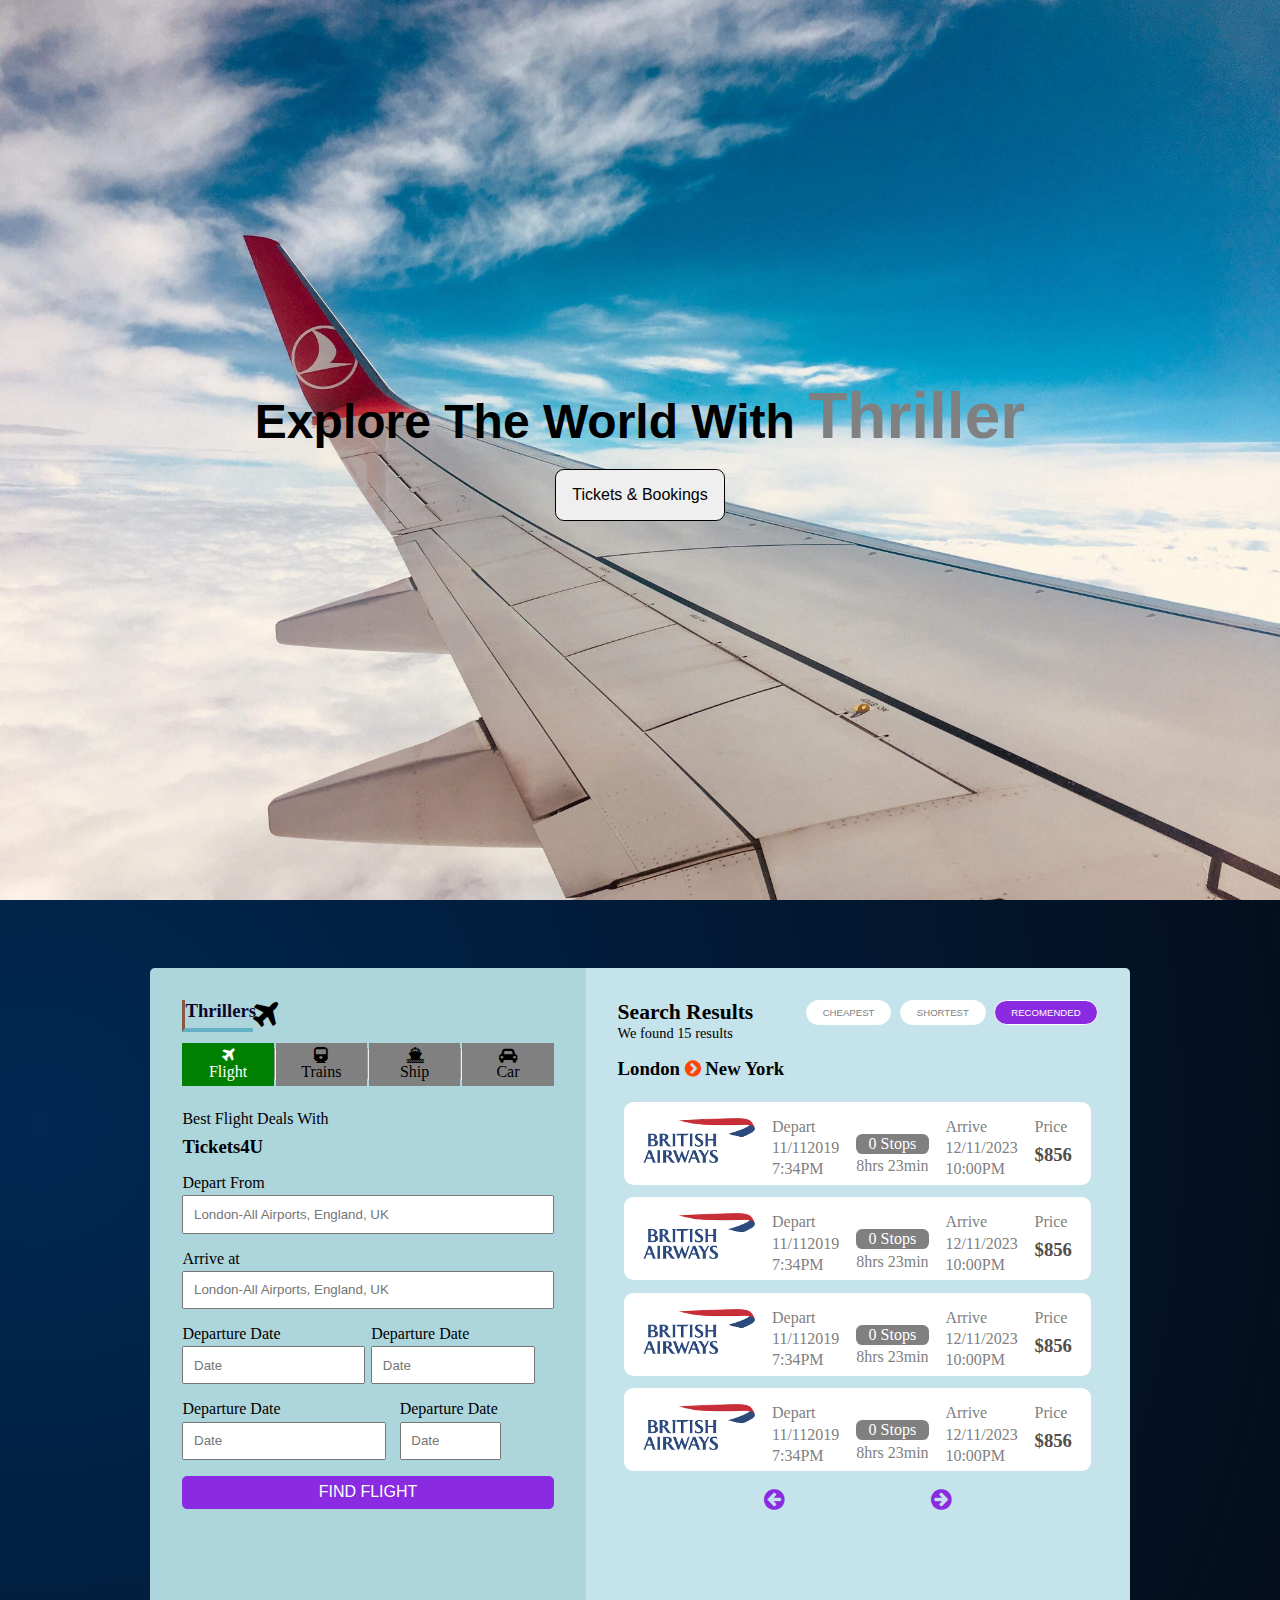
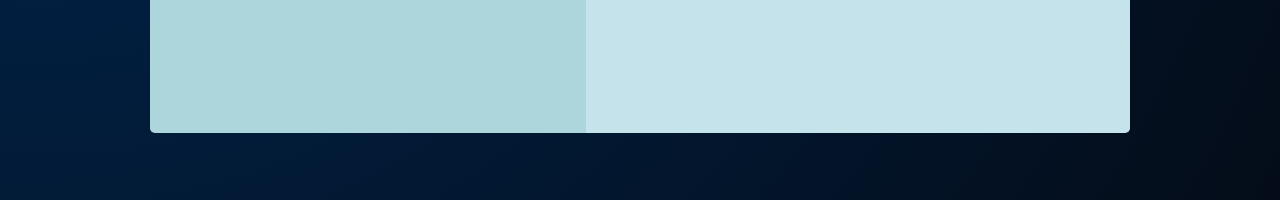
<file: index.html>
<!DOCTYPE html>
<html lang="en">
<head>
    <meta charset="UTF-8">
    <meta http-equiv="X-UA-Compatible" content="IE=edge">
    <meta name="viewport" content="width=device-width, initial-scale=1.0">
    <title>Document</title>
    <link rel="stylesheet" href="thrillers.css">
    <link rel="stylesheet" href="https://stackpath.bootstrapcdn.com/font-awesome/4.7.0/css/font-awesome.min.css">
    <link rel="stylesheet" href= 
"https://cdnjs.cloudflare.com/ajax/libs/font-awesome/4.7.0/css/font-awesome.min.css"> 
</head>
<body>
    
    <div class="container">
        <div class="sub-conatiner">
            <div class="first-page">
                <h2>Explore The World With <span class="text-effect">Thrillers Travels</span></h2>
                <button><p>Tickets & Bookings</p></button>
            </div>
        </div>
    </div>

    <div class="main-page">
        <div class="sub-main">
            <div class="left">
                <div class="logo">
                    <h3>Thrillers</h3>
                    <i class="fa fa-plane" aria-hidden="true"></i>
                </div>
                <nav id="nav-ul">
                        <li class="nav-li active">
                            <i class="fa fa-plane" aria-hidden="true"></i>
                            <a href="#flight" class="link" data-filter="first-best">Flight</a>
                        </li>
                        <hr>
                        <li class="nav-li">
                            <i class="fa fa-train" aria-hidden="true"></i>
                            <a href="#trains" class="link" data-filter="second-best">Trains</a>
                        </li>
                        <hr>
                        <li class="nav-li">
                            <i class="fa fa-ship" aria-hidden="true"></i>
                            <a href="#ship" class="link" data-filter="third-best">Ship</a>
                        </li>
                        <hr>
                        <li class="nav-li">
                            <i class="fa fa-car" aria-hidden="true"></i>
                            <a href="#car" class="link" data-filter="fourth-best" >Car</a>
                        </li>
                    
                </nav>
                <div class="content first-best" id="flight">
                    <div class="best">
                        <p>Best Flight Deals With</p>
                        <h3>Tickets4U</h3>
                    </div>
                    <form action="">
                        <p class="depart">Depart From</p>
                        <input type="text" placeholder="London-All Airports, England, UK">
                        <p class="depart">Arrive at</p>
                        <input type="text" placeholder="London-All Airports, England, UK">
                        <div class="sub-form">
                            <div class="one" id="first">
                                <p class="depart">Departure Date</p>
                                <input type="text" placeholder="Date">
                            </div>
                            <div class="two" id="second">
                                <p class="depart">Departure Date</p>
                                <input type="text" placeholder="Date">
                            </div>
                        </div>
                        <div class="sub-form">
                            <div class="one" id="third">
                                <p class="depart">Departure Date</p>
                                <input type="text" placeholder="Date">
                            </div>
                            <div class="two" id="fourth">
                                <p class="depart">Departure Date</p>
                                <input type="text" placeholder="Date">
                            </div>
                        </div>
                        <button class="flight"><p>FIND FLIGHT</p></button>
                    </form>
                </div>
                <div class="content second-best" id="train">
                    <div class="best">
                        <p>Best Train Deals With</p>
                        <h3>Tickets4U</h3>
                    </div>
                    <form action="">
                        <p class="depart">Depart From</p>
                        <input type="text" placeholder="London-All Airports, England, UK">
                        <p class="depart">Arrive at</p>
                        <input type="text" placeholder="London-All Airports, England, UK">
                        <div class="sub-form">
                            <div class="one" id="first">
                                <p class="depart">Departure Date</p>
                                <input type="text" placeholder="Date">
                            </div>
                            <div class="two" id="second">
                                <p class="depart">Departure Date</p>
                                <input type="text" placeholder="Date">
                            </div>
                        </div>
                        <div class="sub-form">
                            <div class="one" id="third">
                                <p class="depart">Departure Date</p>
                                <input type="text" placeholder="Date">
                            </div>
                            <div class="two" id="fourth">
                                <p class="depart">Departure Date</p>
                                <input type="text" placeholder="Date">
                            </div>
                        </div>
                        <button class="flight"><p>FIND TRAIN</p></button>
                    </form>
                </div>
                <div class="content third-best" id="sea">
                    <div class="best">
                        <p>Best Sea Deals With</p>
                        <h3>Tickets4U</h3>
                    </div>
                    <form action="">
                        <p class="depart">Depart From</p>
                        <input type="text" placeholder="London-All Airports, England, UK">
                        <p class="depart">Arrive at</p>
                        <input type="text" placeholder="London-All Airports, England, UK">
                        <div class="sub-form">
                            <div class="one" id="first">
                                <p class="depart">Departure Date</p>
                                <input type="text" placeholder="Date">
                            </div>
                            <div class="two" id="second">
                                <p class="depart">Departure Date</p>
                                <input type="text" placeholder="Date">
                            </div>
                        </div>
                        <div class="sub-form">
                            <div class="one" id="third">
                                <p class="depart">Departure Date</p>
                                <input type="text" placeholder="Date">
                            </div>
                            <div class="two" id="fourth">
                                <p class="depart">Departure Date</p>
                                <input type="text" placeholder="Date">
                            </div>
                        </div>
                        <button class="flight"><p>FIND FERRY</p></button>
                    </form>
                </div>
                <div class="content fourth-best" id="ride">
                    <div class="best">
                        <p>Best Ride Deals With</p>
                        <h3>Tickets4U</h3>
                    </div>
                    <form action="">
                        <p class="depart">Depart From</p>
                        <input type="text" placeholder="London-All Airports, England, UK">
                        <p class="depart">Arrive at</p>
                        <input type="text" placeholder="London-All Airports, England, UK">
                        <div class="sub-form">
                            <div class="one" id="first">
                                <p class="depart">Departure Date</p>
                                <input type="text" placeholder="Date">
                            </div>
                            <div class="two" id="second">
                                <p class="depart">Departure Date</p>
                                <input type="text" placeholder="Date">
                            </div>
                        </div>
                        <div class="sub-form">
                            <div class="one" id="third">
                                <p class="depart">Departure Date</p>
                                <input type="text" placeholder="Date">
                            </div>
                            <div class="two" id="fourth">
                                <p class="depart">Departure Date</p>
                                <input type="text" placeholder="Date">
                            </div>
                        </div>
                        <button class="flight"><p>FIND RIDE</p></button>
                    </form>
                </div>


    
                <!-- <div class="input-wrapper">
                    <input class="check" type="text" placeholder="Destination" />
                </div> -->
              
    
                
    
            </div>
            <div class="right">
                <div class="top">
                    <div class="top-left">
                        <h2>Search Results</h2>
                        <p>We found 15 results</p>
                    </div>
                    <div class="top-right">
                        <button><p>CHEAPEST</p></button>
                        <button><p>SHORTEST</p></button>
                        <button class="active"><p>RECOMENDED</p></button>
                    </div>
                </div>
                <div class="first-right" id="display">
                    <div class="location">
                        <h3>London <i class="fa fa-chevron-circle-right" aria-hidden="true"></i> New York</h3>
                    </div>
                    <div class="details">
                        <div class="detail">
                            <div class="depart" id="image">
                                <img src="british.png" alt="">
                            </div>
                            <div class="depart">
                                <p>Depart</p>
                                <p>11/112019</p>
                                <p>7:34PM</p>
                            </div>
                            <div class="depart" class="stops">
                                <p id="stops">0 Stops</p>
                                <p>8hrs 23min</p>
                            </div>
                            <div class="depart">
                                <p>Arrive</p>
                                <p>12/11/2023</p>
                                <p>10:00PM</p>
                            </div>
                            <div class="depart">
                                <p>Price</p>
                                <h3 id="price">$856</h3>
                            </div>
                        </div>
                        <div class="detail">
                            <div class="depart" id="image">
                                <img src="british.png" alt="">
                            </div>
                            <div class="depart">
                                <p>Depart</p>
                                <p>11/112019</p>
                                <p>7:34PM</p>
                            </div>
                            <div class="depart" class="stops">
                                <p id="stops">0 Stops</p>
                                <p>8hrs 23min</p>
                            </div>
                            <div class="depart">
                                <p>Arrive</p>
                                <p>12/11/2023</p>
                                <p>10:00PM</p>
                            </div>
                            <div class="depart">
                                <p>Price</p>
                                <h3 id="price">$856</h3>
                            </div>
                        </div>
                        <div class="detail">
                            <div class="depart" id="image">
                                <img src="british.png" alt="">
                            </div>
                            <div class="depart">
                                <p>Depart</p>
                                <p>11/112019</p>
                                <p>7:34PM</p>
                            </div>
                            <div class="depart" class="stops">
                                <p id="stops">0 Stops</p>
                                <p>8hrs 23min</p>
                            </div>
                            <div class="depart">
                                <p>Arrive</p>
                                <p>12/11/2023</p>
                                <p>10:00PM</p>
                            </div>
                            <div class="depart">
                                <p>Price</p>
                                <h3 id="price">$856</h3>
                            </div>
                        </div>
                        <div class="detail">
                            <div class="depart" id="image">
                                <img src="british.png" alt="">
                            </div>
                            <div class="depart">
                                <p>Depart</p>
                                <p>11/112019</p>
                                <p>7:34PM</p>
                            </div>
                            <div class="depart" class="stops">
                                <p id="stops">0 Stops</p>
                                <p>8hrs 23min</p>
                            </div>
                            <div class="depart">
                                <p>Arrive</p>
                                <p>12/11/2023</p>
                                <p>10:00PM</p>
                            </div>
                            <div class="depart">
                                <p>Price</p>
                                <h3 id="price">$856</h3>
                            </div>
                        </div>
                        <div class="detail" id="query">
                            <div class="depart" id="image">
                                <img src="british.png" alt="">
                            </div>
                            <div class="depart">
                                <p>Depart</p>
                                <p>11/112019</p>
                                <p>7:34PM</p>
                            </div>
                            <div class="depart" class="stops">
                                <p id="stops">0 Stops</p>
                                <p>8hrs 23min</p>
                            </div>
                            <div class="depart">
                                <p>Arrive</p>
                                <p>12/11/2023</p>
                                <p>10:00PM</p>
                            </div>
                            <div class="depart">
                                <p>Price</p>
                                <h3 id="price">$856</h3>
                            </div>
                        </div>
                    </div>
                </div>
               
                <div class="navigation">
                    <div class="left-nav">
                        <i class="fa fa-arrow-circle-left" aria-hidden="true"></i>
                    </div>
                    <div class="left-nav">
                        <i class="fa fa-arrow-circle-right" aria-hidden="true"></i>
                    </div>
                </div>
            </div>
            <div class="footer">
                <i class="fa fa-thumbs-o-up" aria-hidden="true"></i>
                <p>Thrillers Travels</p>
            </div>
        </div>
    </div>
    


    <script src="thrillers.js"></script>
</body>
</html>
</file>
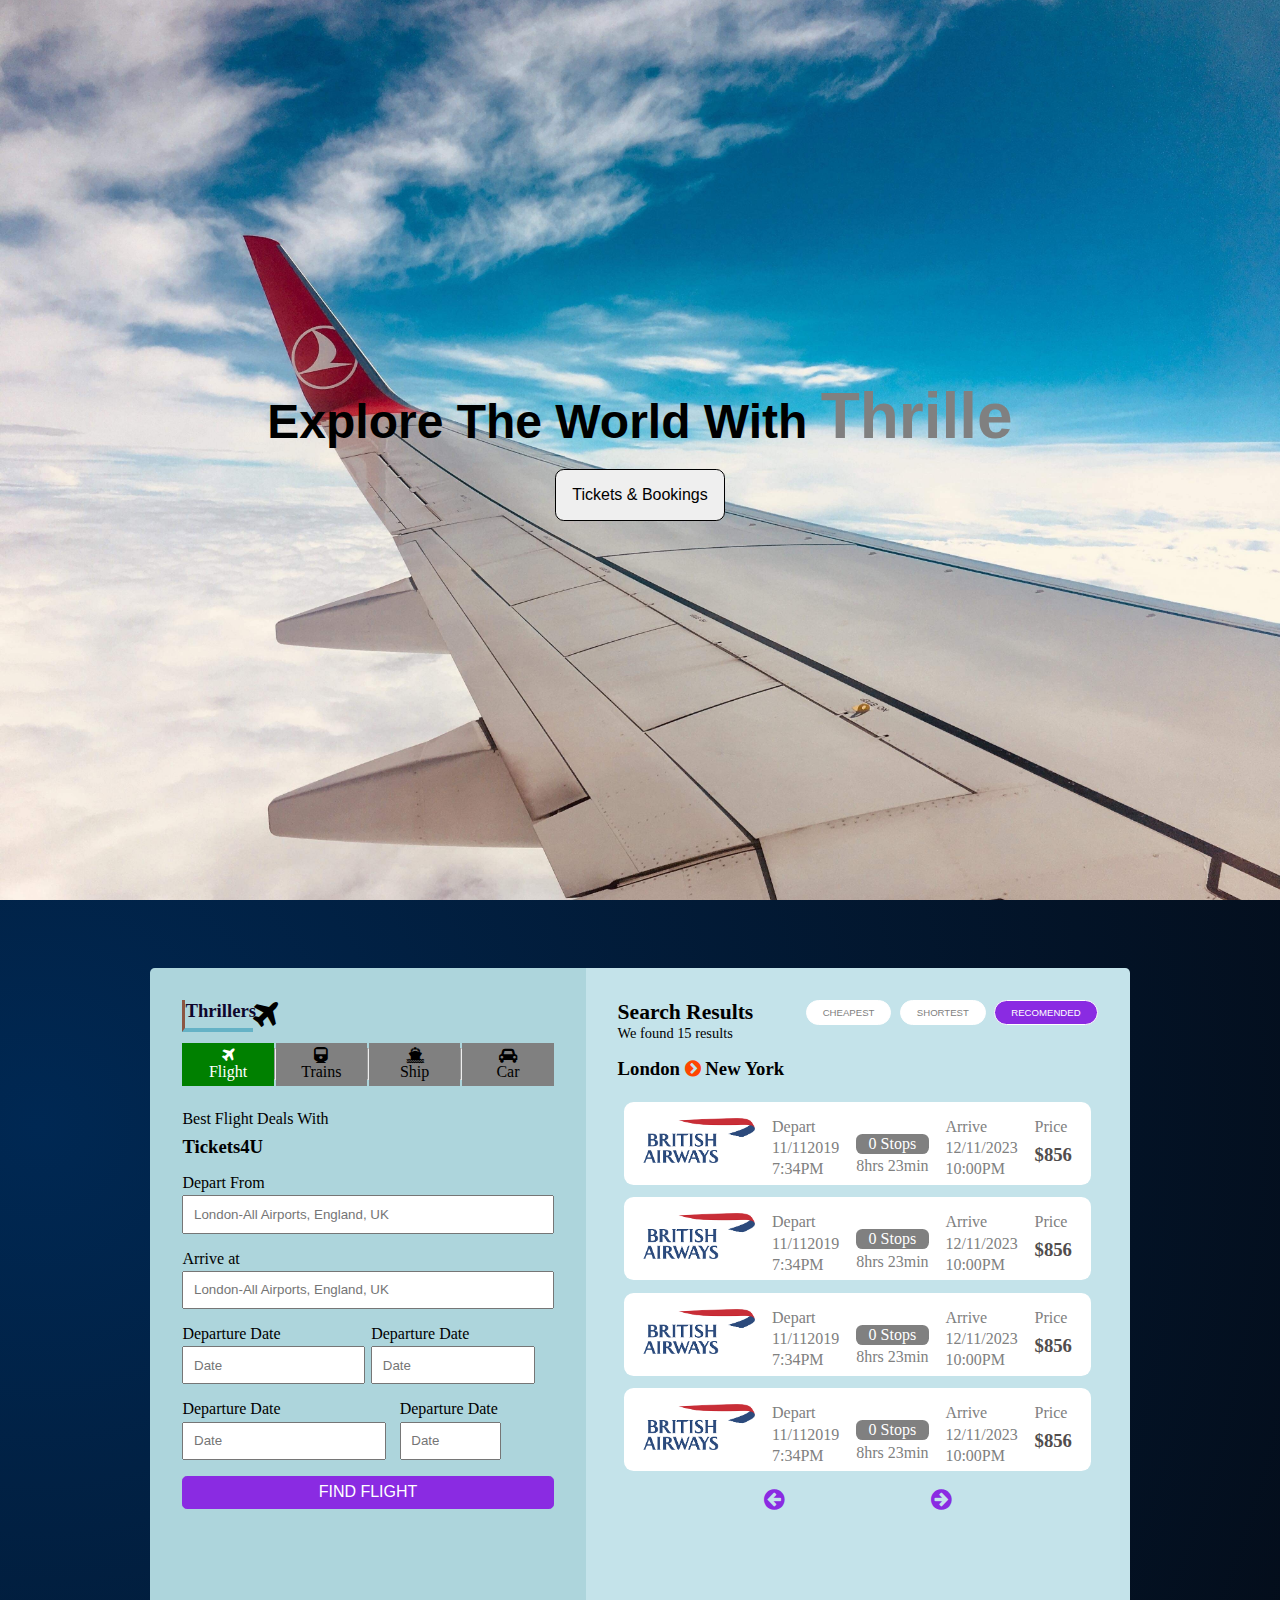
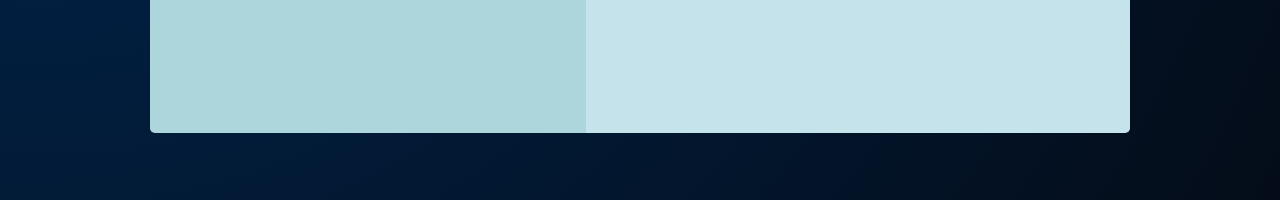
<file: Thrillers.html>
<!DOCTYPE html>
<html lang="en">
<head>
    <meta charset="UTF-8">
    <meta http-equiv="X-UA-Compatible" content="IE=edge">
    <meta name="viewport" content="width=device-width, initial-scale=1.0">
    <title>Document</title>
    <link rel="stylesheet" href="thrillers.css">
    <link rel="stylesheet" href="https://stackpath.bootstrapcdn.com/font-awesome/4.7.0/css/font-awesome.min.css">
    <link rel="stylesheet" href= 
"https://cdnjs.cloudflare.com/ajax/libs/font-awesome/4.7.0/css/font-awesome.min.css"> 
</head>
<body>
    
    <div class="container">
        <div class="sub-conatiner">
            <div class="first-page">
                <h2>Explore The World With <span class="text-effect">Thrillers Travels</span></h2>
                <button><p>Tickets & Bookings</p></button>
            </div>
        </div>
    </div>

    <div class="main-page">
        <div class="sub-main">
            <div class="left">
                <div class="logo">
                    <h3>Thrillers</h3>
                    <i class="fa fa-plane" aria-hidden="true"></i>
                </div>
                <nav id="nav-ul">
                        <li class="nav-li active">
                            <i class="fa fa-plane" aria-hidden="true"></i>
                            <a href="#flight" class="link" data-filter="first-best">Flight</a>
                        </li>
                        <hr>
                        <li class="nav-li">
                            <i class="fa fa-train" aria-hidden="true"></i>
                            <a href="#trains" class="link" data-filter="second-best">Trains</a>
                        </li>
                        <hr>
                        <li class="nav-li">
                            <i class="fa fa-ship" aria-hidden="true"></i>
                            <a href="#ship" class="link" data-filter="third-best">Ship</a>
                        </li>
                        <hr>
                        <li class="nav-li">
                            <i class="fa fa-car" aria-hidden="true"></i>
                            <a href="#car" class="link" data-filter="fourth-best" >Car</a>
                        </li>
                    
                </nav>
                <div class="content first-best" id="flight">
                    <div class="best">
                        <p>Best Flight Deals With</p>
                        <h3>Tickets4U</h3>
                    </div>
                    <form action="">
                        <p class="depart">Depart From</p>
                        <input type="text" placeholder="London-All Airports, England, UK">
                        <p class="depart">Arrive at</p>
                        <input type="text" placeholder="London-All Airports, England, UK">
                        <div class="sub-form">
                            <div class="one" id="first">
                                <p class="depart">Departure Date</p>
                                <input type="text" placeholder="Date">
                            </div>
                            <div class="two" id="second">
                                <p class="depart">Departure Date</p>
                                <input type="text" placeholder="Date">
                            </div>
                        </div>
                        <div class="sub-form">
                            <div class="one" id="third">
                                <p class="depart">Departure Date</p>
                                <input type="text" placeholder="Date">
                            </div>
                            <div class="two" id="fourth">
                                <p class="depart">Departure Date</p>
                                <input type="text" placeholder="Date">
                            </div>
                        </div>
                        <button class="flight"><p>FIND FLIGHT</p></button>
                    </form>
                </div>
                <div class="content second-best" id="train">
                    <div class="best">
                        <p>Best Train Deals With</p>
                        <h3>Tickets4U</h3>
                    </div>
                    <form action="">
                        <p class="depart">Depart From</p>
                        <input type="text" placeholder="London-All Airports, England, UK">
                        <p class="depart">Arrive at</p>
                        <input type="text" placeholder="London-All Airports, England, UK">
                        <div class="sub-form">
                            <div class="one" id="first">
                                <p class="depart">Departure Date</p>
                                <input type="text" placeholder="Date">
                            </div>
                            <div class="two" id="second">
                                <p class="depart">Departure Date</p>
                                <input type="text" placeholder="Date">
                            </div>
                        </div>
                        <div class="sub-form">
                            <div class="one" id="third">
                                <p class="depart">Departure Date</p>
                                <input type="text" placeholder="Date">
                            </div>
                            <div class="two" id="fourth">
                                <p class="depart">Departure Date</p>
                                <input type="text" placeholder="Date">
                            </div>
                        </div>
                        <button class="flight"><p>FIND TRAIN</p></button>
                    </form>
                </div>
                <div class="content third-best" id="sea">
                    <div class="best">
                        <p>Best Sea Deals With</p>
                        <h3>Tickets4U</h3>
                    </div>
                    <form action="">
                        <p class="depart">Depart From</p>
                        <input type="text" placeholder="London-All Airports, England, UK">
                        <p class="depart">Arrive at</p>
                        <input type="text" placeholder="London-All Airports, England, UK">
                        <div class="sub-form">
                            <div class="one" id="first">
                                <p class="depart">Departure Date</p>
                                <input type="text" placeholder="Date">
                            </div>
                            <div class="two" id="second">
                                <p class="depart">Departure Date</p>
                                <input type="text" placeholder="Date">
                            </div>
                        </div>
                        <div class="sub-form">
                            <div class="one" id="third">
                                <p class="depart">Departure Date</p>
                                <input type="text" placeholder="Date">
                            </div>
                            <div class="two" id="fourth">
                                <p class="depart">Departure Date</p>
                                <input type="text" placeholder="Date">
                            </div>
                        </div>
                        <button class="flight"><p>FIND FERRY</p></button>
                    </form>
                </div>
                <div class="content fourth-best" id="ride">
                    <div class="best">
                        <p>Best Ride Deals With</p>
                        <h3>Tickets4U</h3>
                    </div>
                    <form action="">
                        <p class="depart">Depart From</p>
                        <input type="text" placeholder="London-All Airports, England, UK">
                        <p class="depart">Arrive at</p>
                        <input type="text" placeholder="London-All Airports, England, UK">
                        <div class="sub-form">
                            <div class="one" id="first">
                                <p class="depart">Departure Date</p>
                                <input type="text" placeholder="Date">
                            </div>
                            <div class="two" id="second">
                                <p class="depart">Departure Date</p>
                                <input type="text" placeholder="Date">
                            </div>
                        </div>
                        <div class="sub-form">
                            <div class="one" id="third">
                                <p class="depart">Departure Date</p>
                                <input type="text" placeholder="Date">
                            </div>
                            <div class="two" id="fourth">
                                <p class="depart">Departure Date</p>
                                <input type="text" placeholder="Date">
                            </div>
                        </div>
                        <button class="flight"><p>FIND RIDE</p></button>
                    </form>
                </div>


    
                <!-- <div class="input-wrapper">
                    <input class="check" type="text" placeholder="Destination" />
                </div> -->
              
    
                
    
            </div>
            <div class="right">
                <div class="top">
                    <div class="top-left">
                        <h2>Search Results</h2>
                        <p>We found 15 results</p>
                    </div>
                    <div class="top-right">
                        <button><p>CHEAPEST</p></button>
                        <button><p>SHORTEST</p></button>
                        <button class="active"><p>RECOMENDED</p></button>
                    </div>
                </div>
                <div class="first-right" id="display">
                    <div class="location">
                        <h3>London <i class="fa fa-chevron-circle-right" aria-hidden="true"></i> New York</h3>
                    </div>
                    <div class="details">
                        <div class="detail">
                            <div class="depart" id="image">
                                <img src="british.png" alt="">
                            </div>
                            <div class="depart">
                                <p>Depart</p>
                                <p>11/112019</p>
                                <p>7:34PM</p>
                            </div>
                            <div class="depart" class="stops">
                                <p id="stops">0 Stops</p>
                                <p>8hrs 23min</p>
                            </div>
                            <div class="depart">
                                <p>Arrive</p>
                                <p>12/11/2023</p>
                                <p>10:00PM</p>
                            </div>
                            <div class="depart">
                                <p>Price</p>
                                <h3 id="price">$856</h3>
                            </div>
                        </div>
                        <div class="detail">
                            <div class="depart" id="image">
                                <img src="british.png" alt="">
                            </div>
                            <div class="depart">
                                <p>Depart</p>
                                <p>11/112019</p>
                                <p>7:34PM</p>
                            </div>
                            <div class="depart" class="stops">
                                <p id="stops">0 Stops</p>
                                <p>8hrs 23min</p>
                            </div>
                            <div class="depart">
                                <p>Arrive</p>
                                <p>12/11/2023</p>
                                <p>10:00PM</p>
                            </div>
                            <div class="depart">
                                <p>Price</p>
                                <h3 id="price">$856</h3>
                            </div>
                        </div>
                        <div class="detail">
                            <div class="depart" id="image">
                                <img src="british.png" alt="">
                            </div>
                            <div class="depart">
                                <p>Depart</p>
                                <p>11/112019</p>
                                <p>7:34PM</p>
                            </div>
                            <div class="depart" class="stops">
                                <p id="stops">0 Stops</p>
                                <p>8hrs 23min</p>
                            </div>
                            <div class="depart">
                                <p>Arrive</p>
                                <p>12/11/2023</p>
                                <p>10:00PM</p>
                            </div>
                            <div class="depart">
                                <p>Price</p>
                                <h3 id="price">$856</h3>
                            </div>
                        </div>
                        <div class="detail">
                            <div class="depart" id="image">
                                <img src="british.png" alt="">
                            </div>
                            <div class="depart">
                                <p>Depart</p>
                                <p>11/112019</p>
                                <p>7:34PM</p>
                            </div>
                            <div class="depart" class="stops">
                                <p id="stops">0 Stops</p>
                                <p>8hrs 23min</p>
                            </div>
                            <div class="depart">
                                <p>Arrive</p>
                                <p>12/11/2023</p>
                                <p>10:00PM</p>
                            </div>
                            <div class="depart">
                                <p>Price</p>
                                <h3 id="price">$856</h3>
                            </div>
                        </div>
                        <div class="detail" id="query">
                            <div class="depart" id="image">
                                <img src="british.png" alt="">
                            </div>
                            <div class="depart">
                                <p>Depart</p>
                                <p>11/112019</p>
                                <p>7:34PM</p>
                            </div>
                            <div class="depart" class="stops">
                                <p id="stops">0 Stops</p>
                                <p>8hrs 23min</p>
                            </div>
                            <div class="depart">
                                <p>Arrive</p>
                                <p>12/11/2023</p>
                                <p>10:00PM</p>
                            </div>
                            <div class="depart">
                                <p>Price</p>
                                <h3 id="price">$856</h3>
                            </div>
                        </div>
                    </div>
                </div>
               
                <div class="navigation">
                    <div class="left-nav">
                        <i class="fa fa-arrow-circle-left" aria-hidden="true"></i>
                    </div>
                    <div class="left-nav">
                        <i class="fa fa-arrow-circle-right" aria-hidden="true"></i>
                    </div>
                </div>
            </div>
            <div class="footer">
                <i class="fa fa-thumbs-o-up" aria-hidden="true"></i>
                <p>Thrillers Travels</p>
            </div>
        </div>
    </div>
    


    <script src="thrillers.js"></script>
</body>
</html>
</file>
<file: thrillers.css>
*{
    margin: 0;
    padding: 0;
    box-sizing: border-box;
}
.container{
    display: flex;
    flex-direction: column;
    justify-content: center;
    align-items: center;
    height: 100vh;
    background: url(wing.jpg) no-repeat;
    background-position: center;
    background-repeat: no-repeat;
    background-size: cover;
    font-family: 'open sans', sans-serif;
    /* display: none; */
}
.first-page{
    display: flex;
    flex-direction: column;
    justify-content: center;
    align-items: center;
}
.first-page h2{
    font-size: 3rem;
    font-weight: 600;
    color: black;
}
.text-effect{
    color: gray;
    font-size: 4rem;
    font-weight: 900;
    font-family: 'Manrope', sans-serif;
}
.first-page button{
    padding: 1rem;
    border-radius: 0.55rem;
    margin-top: 1rem;
    border: 1px solid black;
    font-weight: 400;
}
.first-page button:hover{
    padding: 1rem;
    border-radius: 0.55rem;
    margin-top: 1rem;
    background-color: orangered;
    color: aliceblue;
    border-radius: 0.3rem;
    border: 1px solid white;
}
.first-page p{
    font-size: 1rem;
}

/* main-page */
/* main-page */

.main-page{
    /* background-color: aquamarine; */
        /* ff 3.6+ */
        background: -moz-radial-gradient(circle at 3% 25%, rgba(0, 40, 83, 1) 0%, rgba(4, 12, 24, 1) 100%);

        /* safari 5.1+,chrome 10+ */
        background: -webkit-radial-gradient(circle at 3% 25%, rgba(0, 40, 83, 1) 0%, rgba(4, 12, 24, 1) 100%);
    
        /* opera 11.10+ */
        background: -o-radial-gradient(circle at 3% 25%, rgba(0, 40, 83, 1) 0%, rgba(4, 12, 24, 1) 100%);
    
        /* ie 10+ */
        background: -ms-radial-gradient(circle at 3% 25%, rgba(0, 40, 83, 1) 0%, rgba(4, 12, 24, 1) 100%);
    
        /* global 92%+ browsers support */
        background: radial-gradient(circle at 3% 25%, rgba(0, 40, 83, 1) 0%, rgba(4, 12, 24, 1) 100%);
    display: flex;
    justify-content: center;
    align-items: center;
    height: 100vh;

}
.sub-main{
    display: flex;
    flex-direction: row;
    justify-content: center;
    align-items: center;
    padding: 2rem;
    width: 90%;
    border-radius: 50%;
}
.left{
    background: rgb(173, 213, 220);
    padding: 2rem;
    display: flex;
    flex-direction: column;
    width: 40%;
    height: 85vh;
    border-radius: 0.3rem 0rem 0rem 0.3rem;
}
.logo{
    margin-bottom: 0.7rem;
    display: flex;
}
.logo i{
    font-size: 2rem;
}
.logo h3{
    border-bottom: 0.3rem solid rgb(101, 178, 198);
    border-left: 0.2rem solid rgb(140, 86, 66);
    width: 19%;
    color: rgb(15, 6, 44);
}

#nav-ul{
    /* width: 0%; */
    display: flex;
    justify-content: space-evenly;
    align-items: center;
}
.nav-li{
    list-style: none;
    display: flex;
    flex-direction: column;
    align-items: center;
    padding: 0.3rem;
    background-color: grey;
    width: 100%;
}
hr{
    color: black;
    width: 2px;
    height: 2rem;
}
.nav-li a{
    text-decoration: none;
    color: black;
}
.active, .active a{
    background-color: green;
    color: white;
}
.nav-li:hover, .nav-li a:hover{
    background-color: green;
    color: white;
}
.best p{
    margin-top: 1.5rem;
}
.best h3{
    margin-top: 0.5rem;
}
.depart{
    margin: 1rem 0rem 0.2rem;
}
form p{
    font-size: 1rem;
    font-weight: 100;
}
.sub-form{
    display: flex;
    flex-direction: row;
}
.sub-form .one{
    margin-right: 0.4rem;
}
.second-best p{
    color: forestgreen;
}
.third-best p{
    color: blueviolet;
}
.fourth-best p{
    color: rgb(3, 53, 77);
}
#first input{
    width: 100%;
}
#second input{
    width: 90%;
}
#third input{
    width: 125%;
}
#fourth input{
    width: 50%;
    margin-left: 3rem;
}
#fourth p{
    margin-left: 3rem;
}
input{
    padding: 0.6rem;
    width: 100%;
}
.flight{
    margin-top: 1rem;
    width: 100%;
    padding: 0.4rem;
    background-color: blueviolet;
    border-radius: 0.3rem;
    border: 1px solid blueviolet;
}
.flight:hover{
    background-color: orange;
    color: white;
    border: 1px solid white;
}
.flight p{
    color: white;
}


/* right */
/* right */
/* right */

.right{
    display: flex;
    flex-direction: column;
    width: 50%;
    background: rgb(196, 227, 234);
    height: 85vh;
    padding: 2rem;
    border-radius: 0rem 0.3rem 0.3rem 0rem;
}
.top{
    display: flex;
    justify-content: space-between;
    font-size: 0.9rem;
    margin-bottom: 1rem;
}
.top-right button{
    margin-left: 0.3rem;
    padding: 0.4rem 1rem;
    color: grey;
    background: white;
    border-radius: 01rem;
    border: 1px white solid;
    font-size: 0.6rem;
}
.top-right button:hover{
    background-color: blueviolet;
    color: white;
}
.details{
    display: flex;
    flex-direction: column;
    margin-top: 1rem;
}
.detail{
    display: flex;
    justify-content: space-between;
    /* align-items: center; */
    /* padding: 0.6rem; */
    background: white;
    margin: 0.4rem;
    padding: 0rem 1.2rem;
    border-radius: 0.6rem;
    color: grey
}
.detail:hover{
    background: rgb(213, 200, 175); 
    cursor: pointer;
}
.detail .depart{
    padding: ;
}
.details img{
    width: 7rem;
}
.details #stops{
    background-color: grey;
    color: white;
    border-radius: 0.4rem;
    border: 1px solid transparent;
    text-align: center;
    margin-top: 1rem;
}
.details .depart p{
    margin-bottom: 0.2rem;
}
.detail #price{
    color: rgb(81, 77, 77);
    margin-top: 0.5rem;
}
.top-right .active{
    background-color: blueviolet;
    color: white;
}
.location .fa{
    color: orangered;
}
.navigation{
    display: flex;
    justify-content: space-evenly;
    align-items: center;
    margin-top: 0.6rem;
}
.navigation .fa{
    font-size: 1.5rem;
    color: blueviolet;
}
.navigation .fa:hover{
    color: orangered;
    font-size: 1.8rem;
}
.second-right, .third-right{
    display: none;
}
/* .second-best, .third-best, .fourth-best{
    display: none;
} */
.content{
    display: none;
    position: relative;
    animation: slide-out 1s ease 1;
}
.first-best{
    display: block;
}
@keyframes slide-out{
    0%{
        transform: translateX(-50%);
    }
    100%{
        transform: translateX(0);
    }
}
.footer{
    display: none;
}
#query{
    display: none;
}


/* Media Quary */
/* Media Quary */


@media screen and (max-width: 600px) {
    .top{
        display: flex;
        flex-direction: column;
        margin-top: 2rem;
    }
    .top-left{
        font-size: 1.6rem;
        margin-bottom: 1.1rem;
    }
    .top-right{
        display: flex;
        flex-direction: row;
        justify-content: center;
        align-items: center;
        margin-top: 1.5rem;
        margin-bottom: 1.1rem;
    }
    .top-right button{
        font-size: 0.5rem;
        padding: 0.5rem;
        margin-left: 0.5rem;
    }
    .detail{
        margin: 1rem 0rem;
        display: flex;
        justify-content: space-between;
        align-items: center;
        width: 100%;
    }
    .depart img{
        display: none;
    }
    .text-effect{
        color: olivedrab;
        font-size: 4rem;
        font-weight: 600;
        font-family: 'Manrope', sans-serif;
    }
}

@media screen and (max-width: 700px){
    .conatiner{
        display: flex;
        justify-content: center;
        align-items: center;
        overflow: hidden;
        height: 100vh;
        /* display: none; */
        
    }
    .first-page{
        display: flex;
        text-align: center;
    }
    .first-page button{
        margin-top: 3rem;
        padding: 2rem;
    }
    .first-page button:hover{
        margin-top: 3rem;
        padding: 2rem;
        background-color: orangered;
    }
    .first-page button p{
        font-size: 1.8rem;
        font-weight: 400;
    }

    /* Main-Page */
    /* Main-Page */

    /* body{
        display: flex;
        flex-direction: column;
        justify-content: center;
        align-items: center;
        overflow-x: hidden;
    } */
    .main-page{
        display: flex;
        flex-direction: column;
        justify-content: center;
        align-items: center;
        height: auto;
        /* overflow-x: hidden; */
    }
    .sub-main{
        display: flex;
        flex-direction: column;
        justify-content: center;
        align-items: center;
    }
    .sub-main, .left, .right{
        width: 100%;
    }
    .left{
        /* height: 100vh; */

    }
    .left{
        background: rgb(173, 213, 220);
        padding: 2rem;
        display: flex;
        flex-direction: column;
        width: 100%;
        height: fit-content;
        margin-bottom: 1rem;
        padding-bottom: 1rem;
        border-radius: 0.3rem 0.3rem 0.3rem 0.3rem;
    }
    .logo{
        display: flex;
        justify-content: space-between;
        align-items: center;
        font-size: 2rem;
    }
    .logo i{
        font-size: 2rem;
    }
    .logo h3{
        border-bottom: 0.3rem solid rgb(101, 178, 198);
        border-left: 0.2rem solid rgb(140, 86, 66);
        color: rgb(15, 6, 44);
    }
    .sub-form{
        display: flex;
        flex-direction: column;
    }
    .nav-li{
        font-size: 1.4rem;
    }

    /* best */
    /* best */

    .best{
        font-size: 2rem;
    }
    #first input{
        width: 100%;
    }
    #second input{
        width: 100%;
    }
    #third input{
        width: 100%;
    }
    #fourth input{
        width: 100%;
    }
    #fourth input, #fourth p{
        width: 100%;
        margin-left: 0px;
    }
    input{
        padding: 1.5rem 0.4rem;
        width: 100%;
        font-size: 1.3rem;
    }
    .flight{
        padding: 0.9rem 0.4rem;
    }
    form p{
        font-size: 1.8rem;
    }

    /* Right */
    /* Right */

    .right{
        display: flex;
        flex-direction: column;
        margin-top: 1rem;
        border-radius: 0.3rem 0.3rem 0rem 0rem;
        height: fit-content;
    }
    .top{
        display: flex;
        flex-direction: column;
        margin-top: 2rem;
    }
    .top-left{
        font-size: 1.6rem;
        margin-bottom: 1.1rem;
    }
    .top-right{
        margin-top: 1.5rem;
        margin-bottom: 1.1rem;
    }
    .top-left h2{
        margin-bottom: 1rem;
    }
    .top-right button{
        font-size: 1.2rem;
        margin-left: 0.5rem;
    }
    .location{
        font-size: 1.8rem;
    }
    .detail{
        margin: 1rem 0rem;
    }
    .navigation{
        margin-top: 2rem;
    }
    .footer{
        background-color: white;
        /* background-color: rgb(21, 20, 20); */
        width: 100%;
        display: flex;
        justify-content: center;
        text-align: center;
        padding: 1rem;
        font-size: 2rem;
        color: black;
        border-radius: 0rem 0rem 0.3rem 0.3rem;
    }
    .footer p{
        margin-left: 0.4rem;
    }
    #query{
        display: flex;
    }
}
</file>
